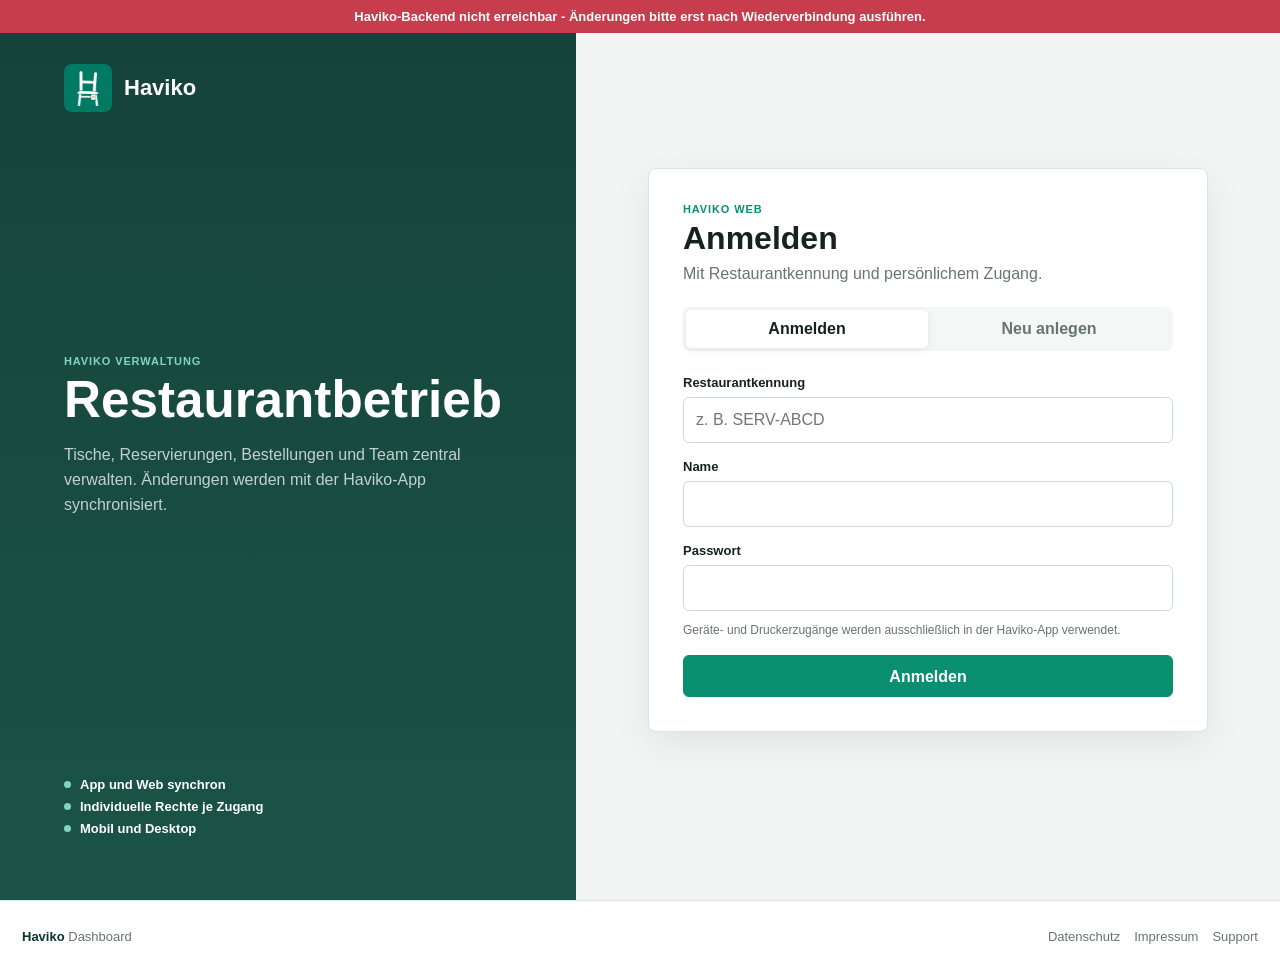
<file: index.html>
<!doctype html>
<html lang="de">
<head>
  <meta charset="utf-8">
  <meta name="viewport" content="width=device-width, initial-scale=1, viewport-fit=cover">
  <meta name="theme-color" content="#0d4a3c">
  <meta name="application-name" content="Haviko">
  <meta name="apple-mobile-web-app-title" content="Haviko">
  <meta name="apple-itunes-app" content="app-id=6794772408, app-argument=https://dashboard.haviko.de/">
  <meta name="robots" content="noindex, nofollow, noarchive, nosnippet">
  <title>Haviko Dashboard</title>
  <meta name="theme-color" content="#00866a">
  <link rel="icon" type="image/png" sizes="32x32" href="/assets/favicon-32.png?v=8">
  <link rel="icon" type="image/png" sizes="48x48" href="/assets/favicon-48.png?v=8">
  <link rel="icon" type="image/png" sizes="192x192" href="/assets/haviko-icon-192.png?v=8">
  <link rel="shortcut icon" type="image/png" href="/assets/favicon-48.png?v=8">
  <link rel="apple-touch-icon" sizes="180x180" href="/assets/apple-touch-icon.png?v=8">
  <link rel="manifest" href="./site.webmanifest?v=7">
  <link rel="stylesheet" href="./styles.css?v=8">
  <script src="./access.js?v=2"></script>
</head>
<body class="is-booting">
  <div id="haviko-dev-banner" style="display:none;position:sticky;top:0;z-index:9999;align-items:center;justify-content:center;gap:10px;padding:10px 16px;background:#ffd54a;color:#5a4300;font:800 13px/1.3 -apple-system,BlinkMacSystemFont,'Segoe UI',sans-serif;text-align:center;">
    <span id="haviko-dev-banner-text"></span>
    <a href="https://status.haviko.de/" style="color:#5a4300;text-decoration:underline;">Status &rsaquo;</a>
    <button type="button" id="haviko-dev-banner-dismiss" aria-label="Ausblenden" style="border:0;background:none;color:#5a4300;font-weight:900;font-size:17px;padding:0 2px;cursor:pointer;line-height:1;">&times;</button>
  </div>
  <script>
  (function () {
    var KEY = "haviko_dev_banner_dismissed_v1";
    try { if (localStorage.getItem(KEY)) return; } catch (e) {}
    fetch("https://dlapwemckfhxklytbqkk.supabase.co/rest/v1/rpc/get_system_status", {
      method: "POST",
      headers: { apikey: "sb_publishable_VeeQLARNn-sULZ4snvp3HA_Hd78H5RN", "Content-Type": "application/json" },
      body: "{}"
    }).then(function (r) { return r.ok ? r.json() : null; }).then(function (status) {
      if (!status || !status.development_banner_enabled) return;
      var banner = document.getElementById("haviko-dev-banner");
      document.getElementById("haviko-dev-banner-text").textContent = status.development_banner_message || "Haviko ist aktuell noch in der Entwicklung.";
      banner.style.display = "flex";
      document.getElementById("haviko-dev-banner-dismiss").addEventListener("click", function () {
        banner.style.display = "none";
        try { localStorage.setItem(KEY, "1"); } catch (e) {}
      });
    }).catch(function () {});
  })();
  </script>
  <div class="offline-banner hidden" id="offline-banner" role="status">
    Offline – Änderungen sind erst wieder online möglich.
  </div>

  <section class="boot-shell" id="boot-shell" aria-live="polite">
    <img class="boot-mark" src="/assets/haviko-app-icon.png" alt="">
    <strong>Haviko</strong>
    <span>Arbeitsbereich wird geöffnet</span>
    <i aria-hidden="true"></i>
  </section>

  <section class="development-gate hidden" id="maintenance-shell" aria-label="Wartungsarbeiten">
    <div class="gate-brand"><img class="brand-mark" src="/assets/haviko-app-icon.png" alt=""><strong>Haviko</strong></div>
    <p class="eyebrow">Wartungsarbeiten</p>
    <h1>Kurz nicht verfügbar</h1>
    <p id="maintenance-message">Haviko führt gerade Wartungsarbeiten durch. Bitte versuche es in Kürze erneut.</p>
  </section>

  <main class="auth-shell hidden" id="auth-shell">
    <section class="auth-brand">
      <div class="brand-lockup"><img class="brand-mark large" src="/assets/haviko-app-icon.png" alt=""><span>Haviko</span></div>
      <div>
        <p class="eyebrow">Haviko Verwaltung</p>
        <h1>Restaurantbetrieb</h1>
        <p>Tische, Reservierungen, Bestellungen und Team zentral verwalten. Änderungen werden mit der Haviko-App synchronisiert.</p>
      </div>
      <div class="auth-points" aria-label="Funktionen">
        <span>App und Web synchron</span>
        <span>Individuelle Rechte je Zugang</span>
        <span>Mobil und Desktop</span>
      </div>
    </section>

    <section class="auth-panel">
      <div class="auth-heading">
        <p class="eyebrow">Haviko Web</p>
        <h2 id="auth-title">Anmelden</h2>
        <p id="auth-subtitle">Mit Restaurantkennung und persönlichem Zugang.</p>
      </div>

      <div class="segmented" role="tablist" aria-label="Zugang">
        <button class="selected" id="login-tab" role="tab" aria-selected="true" type="button">Anmelden</button>
        <button id="register-tab" role="tab" aria-selected="false" type="button">Neu anlegen</button>
      </div>

      <form id="login-form">
        <label class="field">
          <span>Restaurantkennung</span>
          <input id="login-code" autocomplete="organization" placeholder="z. B. SERV-ABCD" required>
        </label>
        <label class="field">
          <span>Name</span>
          <input id="login-username" autocomplete="username" required>
        </label>
        <label class="field">
          <span>Passwort</span>
          <input id="login-password" type="password" autocomplete="current-password" minlength="6" required>
        </label>
        <p class="field-hint">Geräte- und Druckerzugänge werden ausschließlich in der Haviko-App verwendet.</p>
        <p class="form-error hidden" id="login-error" role="alert"></p>
        <button class="primary full" id="login-submit" type="submit">Anmelden</button>
      </form>

      <form class="hidden" id="register-form">
        <div class="field-grid">
          <label class="field">
            <span>Restaurantname</span>
            <input id="register-name" autocomplete="organization" required>
          </label>
          <label class="field">
            <span>Art des Restaurants</span>
            <select id="register-type">
              <option>Restaurant</option>
              <option>Café</option>
              <option>Bar</option>
              <option>Eisdiele</option>
              <option>Foodtruck</option>
              <option>Hotelrestaurant</option>
              <option>Eventgastronomie</option>
            </select>
          </label>
        </div>
        <label class="field">
          <span>Name der Restaurantleitung</span>
          <input id="register-username" autocomplete="username" minlength="2" required>
        </label>
        <p class="field-hint">Dieser vollständige Name ist zugleich der eindeutige Anmeldename. Groß- und Kleinschreibung werden nicht unterschieden.</p>
        <label class="field">
          <span>Passwort</span>
          <input id="register-password" type="password" autocomplete="new-password" minlength="8" required>
        </label>
        <label class="check">
          <input id="register-terms" type="checkbox" required>
          <span>Ich bestätige, dass ich den Betrieb anlegen darf und akzeptiere die Testbedingungen.</span>
        </label>
        <p class="form-error hidden" id="register-error" role="alert"></p>
        <button class="primary full" id="register-submit" type="submit">Restaurant sicher erstellen</button>
      </form>
    </section>

    <footer class="site-footer">
      <div class="footer-inner">
        <span class="footer-brand"><strong>Haviko</strong> Dashboard</span>
        <div class="footer-links">
          <a href="https://haviko.de/datenschutz">Datenschutz</a>
          <a href="https://haviko.de/impressum">Impressum</a>
          <a href="https://support.haviko.de/">Support</a>
        </div>
      </div>
    </footer>
  </main>

  <div class="app-shell hidden" id="app-shell">
    <aside class="sidebar">
      <div class="sidebar-brand">
        <img class="brand-mark" src="/assets/haviko-app-icon.png" alt="">
        <div><strong>Haviko</strong><small>Betriebsverwaltung</small></div>
      </div>
      <p class="sidebar-label">Arbeitsbereich</p>
      <nav id="desktop-navigation" aria-label="Hauptnavigation"></nav>
      <div class="sidebar-user">
        <button class="sidebar-user-identity" id="sidebar-profile-button" type="button">
          <strong id="sidebar-user-name">–</strong>
          <span id="sidebar-user-role">–</span>
        </button>
        <button class="quiet" id="logout-button" type="button">Abmelden</button>
      </div>
      <footer class="sidebar-footer">
        <span class="footer-brand"><strong>Haviko</strong> Dashboard</span>
        <div class="footer-links">
          <a href="https://haviko.de/datenschutz">Datenschutz</a>
          <a href="https://haviko.de/impressum">Impressum</a>
          <a href="https://support.haviko.de/">Support</a>
        </div>
      </footer>
    </aside>

    <main class="workspace">
      <header class="workspace-header">
        <div class="workspace-header-title">
          <img class="header-brand-mark" src="/assets/haviko-app-icon.png" alt="">
          <div>
            <p class="eyebrow" id="restaurant-code">–</p>
            <h1 id="page-title">Start</h1>
          </div>
        </div>
        <div class="header-actions">
          <span class="sync-state" id="sync-state"><i></i><span>Aktuell</span></span>
          <button class="text-button" id="refresh-button" type="button" aria-label="Aktualisieren" title="Aktualisieren">Aktualisieren</button>
          <button class="restaurant-switch" id="restaurant-button" type="button">
            <span id="restaurant-name">Restaurant</span>
            <small id="restaurant-role">–</small>
          </button>
        </div>
      </header>
      <section class="view" id="view" aria-live="polite"></section>
    </main>

    <nav class="mobile-navigation" id="mobile-navigation" aria-label="Mobile Hauptnavigation"></nav>
  </div>

  <dialog id="modal">
    <div class="modal-shell" id="modal-shell">
      <header>
        <div>
          <p class="eyebrow" id="modal-eyebrow">Haviko</p>
          <h2 id="modal-title">Bearbeiten</h2>
        </div>
        <button class="icon-button" type="button" data-modal-action="close" aria-label="Schließen" title="Schließen">×</button>
      </header>
      <div class="modal-body" id="modal-body"></div>
      <footer class="modal-footer" id="modal-footer"></footer>
    </div>
  </dialog>

  <div class="toast-region" id="toast-region" aria-live="polite"></div>

  <template id="empty-template">
    <div class="empty-state">
      <img class="empty-mark" src="/assets/haviko-app-icon.png" alt="">
      <h2></h2>
      <p></p>
    </div>
  </template>

  <script type="module" src="./app.js?v=9"></script>
</body>
</html>
</file>
<file: styles.css>
:root {
  color-scheme: light;
  --forest: #0d4a3c;
  --forest-deep: #08372d;
  --action: #0a8f70;
  --action-soft: #e4f4ef;
  --orange: #ef7b45;
  --orange-soft: #fff0e8;
  --yellow: #e9ad28;
  --yellow-soft: #fff7dd;
  --red: #c83d4d;
  --red-soft: #fdecef;
  --blue: #2878c7;
  --blue-soft: #eaf3fb;
  --purple: #7a55b3;
  --purple-soft: #f2edfa;
  --ink: #15221e;
  --muted: #68746f;
  --line: #dce4e1;
  --surface: #ffffff;
  --surface-muted: #f3f7f5;
  --page: #f2f5f4;
  --sidebar: 264px;
  --sidebar-bg: #1a2321;
  --sidebar-bg-alt: #212b28;
  --radius: 8px;
  --shadow: 0 16px 48px rgba(8, 55, 45, 0.10);
  font-family: -apple-system, BlinkMacSystemFont, "SF Pro Text", "Segoe UI", sans-serif;
  font-synthesis: none;
}

* { box-sizing: border-box; }

html, body {
  min-width: 320px;
  min-height: 100%;
  max-width: 100%;
  overflow-x: hidden;
}

body {
  margin: 0;
  background: var(--page);
  color: var(--ink);
  letter-spacing: 0;
}

.boot-shell {
  position: fixed;
  inset: 0;
  z-index: 120;
  display: grid;
  place-content: center;
  justify-items: center;
  gap: 9px;
  background: var(--forest-deep);
  color: white;
}

.boot-mark {
  width: 58px;
  height: 58px;
  margin-bottom: 10px;
  border-radius: 14px;
}

.boot-shell strong { font-size: 24px; }
.boot-shell span { color: rgba(255,255,255,0.62); font-size: 13px; }
.boot-shell i {
  width: 24px;
  height: 24px;
  margin-top: 14px;
  border: 2px solid rgba(255,255,255,0.2);
  border-top-color: white;
  border-radius: 50%;
  animation: boot-spin 750ms linear infinite;
}
@keyframes boot-spin { to { transform: rotate(360deg); } }

button, input, select, textarea { min-width: 0; font: inherit; letter-spacing: 0; }
button {
  cursor: pointer;
  touch-action: manipulation;
  overflow-wrap: anywhere;
}
button:disabled { cursor: not-allowed; opacity: 0.5; }
.hidden { display: none !important; }

:focus-visible {
  outline: 3px solid color-mix(in srgb, var(--blue) 48%, transparent);
  outline-offset: 2px;
}

.offline-banner {
  position: fixed;
  inset: 0 0 auto;
  z-index: 100;
  padding: max(9px, env(safe-area-inset-top)) 16px 9px;
  background: var(--red);
  color: white;
  text-align: center;
  font-size: 13px;
  font-weight: 750;
}


.brand-mark {
  width: 38px;
  height: 38px;
  flex: 0 0 auto;
  border-radius: 8px;
  background: var(--action);
  object-fit: cover;
}

.brand-mark.large {
  width: 48px;
  height: 48px;
  font-size: 25px;
}

.eyebrow {
  margin: 0 0 5px;
  color: var(--action);
  font-size: 11px;
  font-weight: 850;
  letter-spacing: 0.08em;
  text-transform: uppercase;
}

.development-gate {
  position: fixed;
  inset: 0;
  z-index: 90;
  display: grid;
  width: min(100% - 32px, 430px);
  height: max-content;
  margin: auto;
  padding: 28px;
  border: 1px solid rgba(255, 255, 255, 0.18);
  border-radius: var(--radius);
  background: var(--forest-deep);
  box-shadow: 0 0 0 100vmax var(--forest);
  color: white;
}

.development-gate .gate-brand {
  display: flex;
  align-items: center;
  gap: 10px;
  margin-bottom: 34px;
}

.development-gate h1 { margin: 2px 0 8px; font-size: 31px; }
.development-gate p { color: rgba(255, 255, 255, 0.72); line-height: 1.5; }
.development-gate .eyebrow { color: #7bd8bd; }
.development-gate .field span { color: rgba(255, 255, 255, 0.82); }
.development-gate input { border-color: rgba(255, 255, 255, 0.24); background: rgba(255, 255, 255, 0.09); color: white; }

.auth-shell {
  min-height: 100vh;
  display: grid;
  grid-template-columns: minmax(360px, 0.9fr) minmax(420px, 1.1fr);
}

.auth-brand {
  min-height: 100vh;
  display: flex;
  flex-direction: column;
  justify-content: space-between;
  min-width: 0;
  padding: clamp(30px, 5vw, 68px);
  background:
    linear-gradient(rgba(8, 55, 45, 0.94), rgba(13, 74, 60, 0.94)),
    url("https://login.haviko.de/assets/restaurant-workspace.png") center/cover;
  color: white;
}

.brand-lockup { display: flex; align-items: center; gap: 12px; font-size: 22px; font-weight: 800; }
.auth-brand .eyebrow { color: #80d5bd; }
.auth-brand h1 {
  max-width: 620px;
  margin: 6px 0 14px;
  font-size: clamp(38px, 4vw, 54px);
  line-height: 1.05;
  overflow-wrap: normal;
  word-break: normal;
  hyphens: none;
}
.auth-brand p:not(.eyebrow) { max-width: 570px; color: rgba(255,255,255,0.74); font-size: 16px; line-height: 1.55; }
.auth-points { display: grid; gap: 7px; }
.auth-points span { display: flex; align-items: center; gap: 9px; font-size: 13px; font-weight: 700; }
.auth-points span::before { width: 7px; height: 7px; flex: 0 0 auto; border-radius: 50%; background: #80d5bd; content: ""; }

.auth-panel {
  width: min(100% - 40px, 560px);
  min-width: 0;
  margin: auto;
  padding: 34px;
  border: 1px solid var(--line);
  border-radius: var(--radius);
  background: var(--surface);
  box-shadow: 0 12px 36px rgba(8, 55, 45, 0.08);
}

.auth-heading h2 { margin: 0; font-size: 32px; }
.auth-heading > p:last-child { margin: 8px 0 24px; color: var(--muted); }

.segmented {
  display: grid;
  grid-template-columns: repeat(2, minmax(0, 1fr));
  margin-bottom: 24px;
  padding: 3px;
  border-radius: 7px;
  background: var(--surface-muted);
}

.segmented button {
  min-height: 38px;
  min-width: 0;
  border: 0;
  border-radius: 5px;
  background: transparent;
  color: var(--muted);
  font-weight: 750;
  white-space: normal;
}

.segmented button.selected { background: white; color: var(--ink); box-shadow: 0 2px 8px rgba(8,55,45,0.08); }

.field { display: grid; gap: 7px; margin-bottom: 16px; }
.field > span { color: var(--ink); font-size: 13px; font-weight: 750; }
.field small { color: var(--muted); font-weight: 500; }
.field-grid { display: grid; grid-template-columns: 1fr 1fr; gap: 14px; }

input, select, textarea {
  width: 100%;
  min-height: 46px;
  border: 1px solid #cdd8d4;
  border-radius: 6px;
  background: white;
  color: var(--ink);
  outline: none;
  padding: 10px 12px;
}

textarea { resize: vertical; }
input[readonly] { background: var(--surface-muted); color: var(--muted); cursor: default; }
input:focus, select:focus, textarea:focus { border-color: var(--action); box-shadow: 0 0 0 3px rgba(10,143,112,0.13); }

.check {
  display: grid;
  grid-template-columns: 20px 1fr;
  gap: 10px;
  align-items: start;
  margin: 16px 0;
  color: var(--muted);
  font-size: 13px;
  line-height: 1.45;
}

.check input { width: 19px; height: 19px; min-height: 0; margin: 1px 0 0; accent-color: var(--action); }
/* Any checkbox/radio/toggle not otherwise styled (several settings pages
   use a bare <input type="checkbox">) falls back to this instead of the
   browser's native blue accent, so every toggle in the dashboard reads as
   the same green regardless of which page built it. */
input[type="checkbox"], input[type="radio"] { accent-color: var(--action); }

/* Plain rows built from <a> (Datenschutz/Support/Impressum links etc. in
   Einstellungen) had no color of their own, so they fell through to the
   browser's default blue, underlined link style - inconsistent with every
   other list row in the dashboard. */
a.compact-row, a.activity-row { color: var(--ink); text-decoration: none; }
a.compact-row:hover, a.activity-row:hover { color: var(--action); }
.field-hint { margin: -5px 0 16px; color: var(--muted); font-size: 12px; line-height: 1.45; }
.form-error { padding: 10px 12px; border: 1px solid #efbdc4; border-radius: 6px; background: var(--red-soft); color: var(--red); font-size: 13px; }

.primary, .secondary, .quiet, .danger {
  display: inline-flex;
  align-items: center;
  justify-content: center;
  max-width: 100%;
  min-height: 42px;
  border-radius: 6px;
  padding: 9px 14px;
  font-weight: 780;
  line-height: 1.2;
  text-align: center;
  white-space: normal;
}
.primary { border: 1px solid var(--action); background: var(--action); color: white; }
.primary:hover { background: #08795f; }
.secondary { border: 1px solid var(--line); background: white; color: var(--ink); }
.secondary:hover { border-color: var(--action); color: var(--action); }
.quiet { border: 0; background: transparent; color: var(--muted); }
.danger { border: 1px solid #efbdc4; background: var(--red-soft); color: var(--red); }
.full { width: 100%; }

.app-shell { min-height: 100vh; padding-left: var(--sidebar); }

.sidebar {
  position: fixed;
  inset: 0 auto 0 0;
  z-index: 20;
  width: var(--sidebar);
  display: flex;
  flex-direction: column;
  padding: 20px 14px 16px;
  background: var(--sidebar-bg);
  color: white;
}

.sidebar-brand { display: flex; align-items: center; gap: 11px; padding: 2px 6px 26px; border-bottom: 1px solid rgba(255,255,255,0.08); margin-bottom: 16px; }
.sidebar-brand div { display: grid; }
.sidebar-brand strong { font-size: 16px; font-weight: 700; letter-spacing: 0.01em; }
.sidebar-brand small { color: rgba(255,255,255,0.42); font-size: 11px; }

.sidebar-label {
  margin: 0 10px 7px;
  color: rgba(255,255,255,0.32);
  font-size: 10px;
  font-weight: 700;
  letter-spacing: 0.08em;
  text-transform: uppercase;
}
.sidebar nav { display: grid; gap: 1px; overflow-y: auto; }
.nav-button {
  display: grid;
  grid-template-columns: 1fr auto;
  align-items: center;
  min-height: 38px;
  border: 0;
  border-radius: 6px;
  background: transparent;
  color: rgba(255,255,255,0.62);
  padding: 8px 10px;
  text-align: left;
  font-weight: 600;
  font-size: 13.5px;
}
.nav-button:hover { background: rgba(255,255,255,0.05); color: white; }
.nav-button.selected {
  background: var(--sidebar-bg-alt);
  color: white;
  box-shadow: inset 2px 0 0 var(--action);
}
.nav-symbol { width: 20px; text-align: center; font-size: 15px; }
.nav-count { min-width: 18px; text-align: center; font-size: 11.5px; color: rgba(255,255,255,0.4); font-weight: 600; }
.nav-button.selected .nav-count { color: rgba(255,255,255,0.65); }

.sidebar-user { margin-top: auto; display: grid; gap: 3px; padding: 14px 9px 2px; border-top: 1px solid rgba(255,255,255,0.08); }
.sidebar-user span { color: rgba(255,255,255,0.45); font-size: 12px; }
.sidebar-user .quiet { justify-self: start; min-height: 34px; padding: 6px 0; color: rgba(255,255,255,0.7); font-weight: 600; }
.sidebar-user-identity { display: grid; gap: 3px; justify-items: start; padding: 4px 0; background: none; border: 0; cursor: pointer; text-align: left; }
.sidebar-user-identity:hover strong { text-decoration: underline; }
.sidebar-user-identity strong { color: white; }
.sidebar-user-identity span { color: rgba(255,255,255,0.45); font-size: 12px; }

.workspace { min-width: 0; }
.workspace-header {
  position: sticky;
  inset: 0 0 auto;
  z-index: 10;
  height: 76px;
  display: flex;
  align-items: center;
  justify-content: space-between;
  gap: 20px;
  padding: 13px clamp(18px, 3vw, 38px);
  border-bottom: 1px solid var(--line);
  background: var(--surface);
}

.workspace-header h1 { margin: 0; font-size: 25px; }
.workspace-header-title { display: flex; align-items: center; gap: 12px; min-width: 0; }
.header-brand-mark { display: none; width: 32px; height: 32px; border-radius: 9px; flex: 0 0 auto; }
.header-actions {
  min-width: 0;
  display: flex;
  align-items: center;
  justify-content: flex-end;
  gap: 9px;
}
.sync-state { display: flex; align-items: center; gap: 7px; color: var(--muted); font-size: 12px; font-weight: 700; }
.sync-state i { width: 8px; height: 8px; border-radius: 50%; background: var(--action); }
.sync-state.saving i { animation: pulse 900ms infinite; background: var(--yellow); }
.sync-state.error i { background: var(--red); }
@keyframes pulse { 50% { opacity: 0.3; } }

.icon-button {
  width: 40px;
  height: 40px;
  display: grid;
  place-items: center;
  border: 1px solid var(--line);
  border-radius: 50%;
  background: white;
  color: var(--ink);
  font-size: 22px;
}
.text-button {
  flex: 0 0 auto;
  white-space: nowrap;
  height: 40px;
  padding: 0 16px;
  display: inline-flex;
  align-items: center;
  border: 1px solid var(--line);
  border-radius: 20px;
  background: white;
  color: var(--ink);
  font-size: 13px;
  font-weight: 700;
}
.text-button:hover { background: var(--surface-muted); }
.restaurant-switch { display: grid; min-width: 160px; border: 0; border-left: 1px solid var(--line); background: transparent; padding: 3px 0 3px 13px; text-align: left; }
.restaurant-switch span { max-width: 190px; overflow: hidden; text-overflow: ellipsis; white-space: nowrap; font-weight: 800; }
.restaurant-switch small { color: var(--muted); }

.view { width: min(100%, 1580px); min-width: 0; margin: 0 auto; padding: clamp(20px, 2.5vw, 34px); }
.page-tools {
  display: flex;
  align-items: flex-start;
  justify-content: space-between;
  gap: 18px;
  margin-bottom: 20px;
}
.page-tools > :first-child { min-width: 0; }
.page-tools h2 { margin: 0; font-size: 20px; }
.page-tools p { margin: 3px 0 0; color: var(--muted); font-size: 13px; }
.tool-actions {
  min-width: 0;
  display: flex;
  align-items: center;
  justify-content: flex-end;
  flex-wrap: wrap;
  gap: 8px;
}
.tool-actions > button { flex: 0 1 auto; }
.tool-actions > input, .tool-actions > select { width: auto; max-width: 100%; }

.metric-grid { display: grid; grid-template-columns: repeat(4, minmax(0, 1fr)); gap: 12px; margin-bottom: 24px; }
.metric {
  min-height: 118px;
  display: grid;
  align-content: space-between;
  padding: 18px;
  border: 1px solid var(--line);
  border-radius: var(--radius);
  background: var(--surface);
}
.metric .metric-head { display: flex; justify-content: space-between; color: var(--muted); font-size: 13px; font-weight: 700; }
.metric strong { font-size: 29px; }
.metric small { color: var(--muted); }
.metric-symbol { color: var(--action); font-size: 19px; }
.dashboard-hero {
  display: flex;
  align-items: flex-end;
  justify-content: space-between;
  gap: 18px;
  margin-bottom: 16px;
  padding: 18px 20px;
  border: 1px solid var(--line);
  border-radius: var(--radius);
  background: linear-gradient(135deg, color-mix(in srgb, var(--action) 10%, white), white);
}
.dashboard-hero h2 { margin: 0; font-size: 24px; }
.dashboard-hero p { margin: 4px 0 0; color: var(--muted); }
.dashboard-hero-status { display: flex; flex-wrap: wrap; justify-content: flex-end; gap: 8px; }
.dashboard-metric {
  width: 100%;
  text-align: left;
  color: inherit;
  cursor: pointer;
}
.dashboard-metric:hover { transform: translateY(-1px); box-shadow: 0 10px 28px rgba(8,55,45,0.1); }
.dashboard-metric .metric-head { align-items: center; gap: 8px; }
.dashboard-metric .metric-head small { font-size: 10px; text-transform: uppercase; letter-spacing: .04em; }
.dashboard-metric.green { border-color: color-mix(in srgb, var(--action) 24%, var(--line)); }
.dashboard-metric.orange { border-color: color-mix(in srgb, #ef7b45 28%, var(--line)); }
.dashboard-metric.blue { border-color: color-mix(in srgb, var(--blue) 28%, var(--line)); }
.dashboard-metric.purple { border-color: color-mix(in srgb, #7a55b3 28%, var(--line)); }

.split-layout { display: grid; grid-template-columns: minmax(0, 1.45fr) minmax(300px, 0.65fr); gap: 16px; }
.settings-layout { display: grid; grid-template-columns: 1fr; gap: 16px; }
.section {
  min-width: 0;
  margin-bottom: 16px;
  border: 1px solid var(--line);
  border-radius: var(--radius);
  background: var(--surface);
  overflow: hidden;
}
.section:last-child { margin-bottom: 0; }
.section-header {
  min-width: 0;
  display: flex;
  align-items: flex-start;
  justify-content: space-between;
  flex-wrap: wrap;
  gap: 12px;
  padding: 16px 18px;
  border-bottom: 1px solid var(--line);
}
.section-header > * { min-width: 0; }
.section-header h2, .section-header h3 { margin: 0; font-size: 17px; }
.section-header span { color: var(--muted); font-size: 12px; }
.section-body { padding: 18px; }

.review-block {
  margin-bottom: 14px;
  padding: 15px;
  border: 1px solid var(--line);
  border-radius: var(--radius);
  background: var(--surface-muted);
}
.review-block h3 { margin: 0 0 12px; font-size: 16px; }
.review-block p { margin: 6px 0 14px; color: var(--muted); }

.activity-list, .compact-list { display: grid; }
.activity-row, .compact-row {
  display: grid;
  grid-template-columns: 42px minmax(0, 1fr) auto;
  align-items: center;
  gap: 12px;
  min-height: 62px;
  border-bottom: 1px solid var(--line);
}
.activity-row:last-child, .compact-row:last-child { border-bottom: 0; }
.compact-row.no-icon, .activity-row.no-icon { grid-template-columns: minmax(0, 1fr) auto; }
.activity-icon { width: 36px; height: 36px; display: grid; place-items: center; border-radius: 7px; background: var(--action-soft); color: var(--action); font-weight: 850; }
.activity-copy { min-width: 0; display: grid; gap: 2px; }
.activity-copy strong { overflow: hidden; text-overflow: ellipsis; white-space: nowrap; }
.activity-copy span, .activity-row time { color: var(--muted); font-size: 12px; }

.table-grid { display: grid; grid-template-columns: repeat(auto-fill, minmax(180px, 1fr)); gap: 12px; }
.table-tile {
  position: relative;
  min-height: 150px;
  display: grid;
  align-content: space-between;
  border: 2px solid var(--table-color, var(--action));
  border-radius: var(--radius);
  background: color-mix(in srgb, var(--table-color, var(--action)) 10%, white);
  padding: 15px;
  text-align: left;
}
.table-tile:hover { transform: translateY(-1px); box-shadow: 0 8px 24px rgba(8,55,45,0.09); }
/* Free tables carry no status to highlight, so they stay plain white
   instead of getting a colored border/tint and dot like occupied,
   reserved or cleaning tables do. */
.table-tile.is-free { border-color: var(--line); background: var(--surface); }
.table-tile h3 { margin: 0; font-size: 17px; }
.table-tile p { margin: 4px 0 0; color: var(--muted); font-size: 12px; }
.table-tile strong { font-size: 14px; }
.status-dot { position: absolute; inset: 11px 11px auto auto; width: 10px; height: 10px; border-radius: 50%; background: var(--status-color); }
.table-meta { display: flex; align-items: end; justify-content: space-between; gap: 10px; }
.table-total { color: var(--action); font-weight: 850; }

.member-grid { display: grid; grid-template-columns: repeat(auto-fill, minmax(150px, 1fr)); gap: 14px; padding: 18px 20px; }
.member-card {
  position: relative;
  display: grid;
  justify-items: center;
  gap: 6px;
  border: 1px solid var(--line);
  border-radius: var(--radius);
  background: white;
  padding: 0 14px 16px;
  text-align: center;
  overflow: hidden;
}
.member-card:hover { transform: translateY(-1px); box-shadow: 0 8px 24px rgba(8,55,45,0.09); }
.member-card.is-disabled { opacity: 0.55; }
.member-card.is-disabled .member-card-name { text-decoration: line-through; text-decoration-thickness: 1px; }
.member-card-top { position: absolute; top: 0; left: 0; right: 0; height: 40px; display: flex; justify-content: space-between; padding: 6px 8px; }
.member-card-mail, .member-card-flag { color: rgba(255,255,255,.92); font-size: 12px; }
.member-avatar {
  margin-top: 22px;
  width: 56px;
  height: 56px;
  display: grid;
  place-items: center;
  border-radius: 50%;
  border: 3px solid var(--action);
  background: white;
  font-size: 16px;
  font-weight: 850;
  color: var(--ink);
}
.member-card-name { font-size: 13.5px; }

.schedule-grid { table-layout: fixed; }
.schedule-grid th:first-child, .schedule-grid td:first-child { width: 160px; }
.schedule-grid th { text-align: center; }
.schedule-grid th:first-child { text-align: left; }
.schedule-grid td { padding: 6px; text-align: center; }
.schedule-cell {
  width: 100%;
  min-height: 40px;
  border: 1px dashed var(--line);
  border-radius: 6px;
  background: white;
  color: var(--muted);
  font-size: 12px;
  font-weight: 700;
  padding: 4px;
}
.schedule-cell:hover { border-style: solid; }
.schedule-cell.filled { border-style: solid; color: var(--ink); }

.sparkline { display: flex; align-items: flex-end; gap: 8px; height: 110px; padding: 10px 4px 0; margin-bottom: 14px; }
.sparkline-bar { flex: 1; display: flex; flex-direction: column; align-items: center; justify-content: flex-end; height: 100%; }
.sparkline-bar::before {
  content: "";
  display: block;
  width: 100%;
  height: var(--bar-height, 4%);
  min-height: 3px;
  border-radius: 4px 4px 0 0;
  background: var(--action);
}
.sparkline-bar span { margin-top: 6px; font-size: 11px; color: var(--muted); text-transform: uppercase; }

.filter-row { display: flex; flex-wrap: wrap; gap: 8px; margin-bottom: 16px; }
.filter-button { min-height: 34px; padding: 6px 11px; border: 1px solid var(--line); border-radius: 6px; background: white; color: var(--muted); font-size: 12px; font-weight: 750; }
.filter-button.selected { border-color: var(--action); background: var(--action-soft); color: var(--action); }

.ticket-board { display: grid; grid-template-columns: repeat(3, minmax(250px, 1fr)); gap: 12px; overflow-x: auto; }
.ticket-lane { min-width: 250px; }
.ticket-lane-header { display: flex; justify-content: space-between; align-items: center; margin-bottom: 10px; padding: 0 3px; }
.ticket-lane-header h3 { margin: 0; font-size: 15px; }
.ticket-lane-header span { padding: 3px 7px; border-radius: 10px; background: var(--surface); color: var(--muted); font-size: 11px; }
.ticket-stack { display: grid; gap: 10px; }
.ticket-card { border: 1px solid var(--line); border-top: 4px solid var(--ticket-color); border-radius: var(--radius); background: white; padding: 14px; }
.ticket-card header { display: flex; justify-content: space-between; flex-wrap: wrap; gap: 10px; }
.ticket-card h4 { margin: 0; font-size: 16px; }
.ticket-card time { color: var(--muted); font-size: 12px; }
.ticket-items { margin: 13px 0; padding: 0; list-style: none; }
.ticket-items li { padding: 4px 0; font-size: 13px; }
.ticket-actions { min-width: 0; display: flex; flex-wrap: wrap; gap: 7px; }
.ticket-actions button { flex: 1 1 110px; min-height: 35px; padding: 6px 8px; font-size: 12px; }

.data-table { width: 100%; border-collapse: collapse; }
.data-table th, .data-table td { padding: 12px 14px; border-bottom: 1px solid var(--line); text-align: left; vertical-align: middle; }
.data-table th { color: var(--muted); font-size: 11px; text-transform: uppercase; }
.data-table td { font-size: 13px; }
.data-table tbody tr:last-child td { border-bottom: 0; }
.data-table tbody tr:hover { background: var(--surface-muted); }
.section-heading { display: flex; align-items: flex-start; justify-content: space-between; gap: 16px; padding: 18px 20px 10px; }
.section-heading h3, .section-heading p { margin: 0; }
.section-heading .eyebrow { margin-bottom: 4px; }
.muted { color: var(--muted); font-size: 0.84rem; }
.empty-inline { display: grid; gap: 4px; padding: 22px 20px; color: var(--muted); }
.empty-inline strong { color: var(--ink); }
.row-actions {
  min-width: 0;
  display: flex;
  justify-content: flex-end;
  align-items: center;
  flex-wrap: wrap;
  gap: 6px;
}
.row-button { min-height: 32px; max-width: 100%; border: 1px solid var(--line); border-radius: 5px; background: white; padding: 5px 9px; font-size: 12px; font-weight: 700; line-height: 1.2; }

.badge { display: inline-flex; align-items: center; gap: 5px; max-width: 100%; border-radius: 5px; padding: 4px 8px; background: var(--surface-muted); color: var(--muted); font-size: 11px; font-weight: 800; white-space: nowrap; }
.badge.green { background: var(--action-soft); color: var(--action); }
.badge.orange { background: var(--orange-soft); color: #b55429; }
.badge.red { background: var(--red-soft); color: var(--red); }
.badge.blue { background: var(--blue-soft); color: var(--blue); }
.badge.purple { background: var(--purple-soft); color: var(--purple); }

.routing-warning {
  display: inline-flex;
  align-items: center;
  gap: 6px;
  margin-top: 8px;
  color: #b54708;
  font-size: 0.78rem;
  font-weight: 750;
}

.data-table tr.is-disabled {
  opacity: 0.52;
}

.data-table tr.is-disabled strong {
  text-decoration: line-through;
  text-decoration-thickness: 1px;
}

.inline-settings {
  display: grid;
  grid-template-columns: minmax(0, 320px) auto;
  align-items: center;
  justify-content: start;
  gap: 10px;
}

.setting-stack {
  display: grid;
  gap: 12px;
}

.setting-choice {
  display: grid;
  grid-template-columns: minmax(0, 1fr) auto;
  align-items: center;
  gap: 12px;
}

.setting-choice p {
  margin: 4px 0 0;
  color: var(--muted);
  font-size: 12px;
  line-height: 1.45;
}

.permission-list {
  display: grid;
  gap: 0;
  margin-top: 18px;
  border: 1px solid var(--line);
  border-radius: var(--radius);
  overflow: hidden;
}

.permission-row {
  min-width: 0;
  display: grid;
  grid-template-columns: minmax(0, 1fr) auto;
  align-items: center;
  gap: 16px;
  min-height: 54px;
  padding: 10px 13px;
  background: white;
}

.permission-row + .permission-row { border-top: 1px solid var(--line); }
.permission-row strong { font-size: 13px; }
.permission-row small {
  display: block;
  margin-top: 2px;
  color: var(--muted);
  line-height: 1.35;
}

.switch {
  position: relative;
  width: 44px;
  height: 26px;
  flex: 0 0 auto;
}

.switch input {
  position: absolute;
  width: 1px;
  height: 1px;
  min-height: 0;
  opacity: 0;
}

.switch span {
  position: absolute;
  inset: 0;
  border-radius: 13px;
  background: #cbd5d1;
  transition: background 160ms ease;
}

.switch span::after {
  position: absolute;
  top: 3px;
  left: 3px;
  width: 20px;
  height: 20px;
  border-radius: 50%;
  background: white;
  box-shadow: 0 1px 4px rgba(0,0,0,0.2);
  content: "";
  transition: transform 160ms ease;
}

.switch input:checked + span { background: var(--action); }
.switch input:checked + span::after { transform: translateX(18px); }
.switch input:focus-visible + span {
  outline: 3px solid color-mix(in srgb, var(--blue) 48%, transparent);
  outline-offset: 2px;
}

@media (max-width: 640px) {
  .inline-settings {
    grid-template-columns: 1fr;
  }
}

.product-grid { display: grid; grid-template-columns: repeat(auto-fill, minmax(220px, 1fr)); gap: 12px; }
.product-card { border: 1px solid var(--line); border-left: 5px solid var(--product-color); border-radius: var(--radius); background: white; padding: 16px; }
.product-card header { display: flex; justify-content: space-between; align-items: flex-start; flex-wrap: wrap; gap: 10px; }
.product-card header > div { min-width: 0; }
.product-card h3 { margin: 0; font-size: 16px; }
.product-card p { margin: 5px 0 15px; color: var(--muted); font-size: 12px; }
.product-card strong { font-size: 18px; }
.product-card footer { display: flex; align-items: center; justify-content: space-between; flex-wrap: wrap; gap: 8px; margin-top: 16px; }
.counter-layout { display: grid; grid-template-columns: minmax(0, 1fr) minmax(300px, 380px); gap: 16px; align-items: start; }
.equal-tile-grid { grid-auto-rows: 1fr; }
.counter-product-card {
  width: 100%;
  min-height: 168px;
  display: grid;
  align-content: space-between;
  text-align: left;
  cursor: pointer;
}
.counter-product-card:hover { transform: translateY(-1px); box-shadow: 0 8px 24px rgba(8,55,45,0.09); }
.chat-layout { display: grid; grid-template-columns: minmax(260px, 360px) minmax(0, 1fr); gap: 16px; align-items: stretch; height: 70vh; min-height: 420px; }
.chat-layout > .section { display: flex; flex-direction: column; min-height: 0; }
.chat-layout > .section > .section-body { flex: 1; min-height: 0; display: flex; flex-direction: column; }
/* The conversation list itself is the scrolling region there. */
.chat-layout > .section:first-child > .section-body { overflow-y: auto; }
.chat-row { width: 100%; text-align: left; background: white; }
.chat-row.selected { background: var(--action-soft); }
/* Fixed-height scroll window instead of pushing the whole page down - only
   the message list scrolls, the composer stays pinned right below it. */
.message-list { display: flex; flex-direction: column; gap: 10px; flex: 1; min-height: 0; overflow-y: auto; margin-bottom: 14px; }
.message-bubble {
  max-width: min(72ch, 86%);
  display: grid;
  gap: 4px;
  padding: 10px 12px;
  border: 1px solid var(--line);
  border-radius: 8px;
  background: white;
}
.message-bubble.mine { justify-self: end; border-color: color-mix(in srgb, var(--action) 30%, var(--line)); background: var(--action-soft); }
.message-bubble p { margin: 0; white-space: pre-wrap; overflow-wrap: anywhere; }
.message-bubble span { color: var(--muted); font-size: 11px; }
.chat-composer { display: grid; grid-template-columns: minmax(0, 1fr) auto; gap: 8px; }

.empty-state { min-height: 280px; display: grid; place-items: center; align-content: center; padding: 30px; text-align: center; }
.empty-mark { width: 48px; height: 48px; border-radius: 10px; object-fit: cover; }
.empty-state h2 { margin: 14px 0 5px; font-size: 19px; }
.empty-state p { max-width: 430px; margin: 0; color: var(--muted); line-height: 1.5; }

dialog { width: min(100% - 28px, 650px); max-height: min(90vh, 820px); border: 0; border-radius: var(--radius); padding: 0; box-shadow: 0 30px 90px rgba(8,55,45,0.26); }
dialog::backdrop { background: rgba(7,28,23,0.52); backdrop-filter: blur(3px); }
.modal-shell { margin: 0; }
.modal-shell > header { display: flex; justify-content: space-between; align-items: center; gap: 20px; padding: 18px 20px; border-bottom: 1px solid var(--line); }
.modal-shell h2 { margin: 0; font-size: 21px; }
.modal-body { max-height: calc(90vh - 150px); overflow-y: auto; padding: 20px; }
.modal-footer {
  display: flex;
  justify-content: flex-end;
  align-items: center;
  flex-wrap: wrap;
  gap: 8px;
  padding: 14px 20px;
  border-top: 1px solid var(--line);
  background: var(--surface-muted);
}
.modal-footer > button { flex: 0 1 auto; }
.detail-list { display: grid; border: 1px solid var(--line); border-radius: 8px; overflow: hidden; }
.detail-list > div { min-width: 0; display: flex; justify-content: space-between; gap: 20px; padding: 13px 14px; }
.detail-list > div > * { min-width: 0; overflow-wrap: anywhere; }
.detail-list > div + div { border-top: 1px solid var(--line); }
.detail-list span, .modal-note { color: var(--muted); }
.modal-subheading { margin: 18px 0 8px; font-size: 13px; font-weight: 800; color: var(--muted); text-transform: uppercase; letter-spacing: 0.03em; }
.modal-note { margin: 16px 0 0; line-height: 1.5; }
.modal-account-actions { display: grid; gap: 8px; margin-top: 18px; padding-top: 16px; border-top: 1px solid var(--line); }

.toast-region { position: fixed; z-index: 120; inset: auto 18px 18px auto; display: grid; gap: 8px; }
.toast { max-width: min(390px, calc(100vw - 36px)); display: grid; grid-template-columns: 28px 1fr auto; align-items: center; gap: 10px; border: 1px solid var(--line); border-radius: var(--radius); background: white; box-shadow: var(--shadow); padding: 12px 14px; }
.toast.no-icon { grid-template-columns: minmax(0, 1fr) auto; }
.toast > div { min-width: 0; display: grid; gap: 2px; }
.toast > div strong { font-size: 13px; }
.toast > div span { display: block; color: var(--muted); font-size: 12px; overflow-wrap: break-word; }
.toast > button { flex: 0 0 auto; border: 0; background: transparent; font-size: 18px; color: var(--muted); line-height: 1; }
.toast strong { display: block; font-size: 13px; }
.toast span { color: var(--muted); font-size: 12px; }
.toast button { border: 0; background: transparent; color: var(--muted); }

.mobile-navigation { display: none; }

@media (max-width: 1080px) {
  .metric-grid { grid-template-columns: repeat(2, minmax(0, 1fr)); }
  .split-layout { grid-template-columns: 1fr; }
}

@media (max-width: 760px) {
  :root { --mobile-nav: 70px; }
  .auth-shell { display: block; padding-bottom: env(safe-area-inset-bottom); background: var(--forest); }
  .auth-brand { min-height: 218px; width: 100%; padding: 24px 20px 30px; justify-content: space-between; }
  .auth-brand > div:nth-child(2) { margin-top: 30px; }
  .auth-brand h1 { margin: 3px 0 8px; font-size: 33px; }
  .auth-brand p:not(.eyebrow) { margin: 0; font-size: 14px; }
  .auth-points { display: none; }
  .auth-panel { width: 100%; margin-top: -10px; padding: 25px 20px calc(35px + env(safe-area-inset-bottom)); border: 0; border-radius: 8px 8px 0 0; box-shadow: none; }
  .auth-heading h2 { font-size: 29px; }
  .segmented button { padding-inline: 6px; font-size: 13px; }
  .field-grid { grid-template-columns: 1fr; gap: 0; }

  .app-shell { padding: 0 0 calc(var(--mobile-nav) + env(safe-area-inset-bottom)); }
  .sidebar { display: none; }
  .workspace-header {
    height: 74px;
    padding: max(11px, env(safe-area-inset-top)) 15px 10px;
  }
  .workspace-header > div:first-child { min-width: 0; }
  .workspace-header h1 { font-size: 21px; }
  .header-brand-mark { display: block; }
  .workspace-header .eyebrow { display: none; }
  .sync-state span, .restaurant-switch { display: none; }
  .view { padding: 16px 13px 24px; }
  .dashboard-hero { align-items: flex-start; flex-direction: column; padding: 15px; }
  .dashboard-hero-status { justify-content: flex-start; }
  .page-tools { align-items: stretch; flex-direction: column; }
  .page-tools > button { align-self: flex-start; }
  .tool-actions, .page-tools > .row-actions {
    width: 100%;
    display: grid;
    grid-template-columns: repeat(2, minmax(0, 1fr));
    justify-content: stretch;
  }
  .tool-actions > input { flex: 1 1 170px; }
  .tool-actions > button, .page-tools > .row-actions > button {
    width: 100%;
    min-width: 0;
  }
  .metric-grid { grid-template-columns: repeat(2, minmax(0, 1fr)); gap: 8px; }
  .metric { min-height: 105px; padding: 13px; }
  .metric strong { font-size: 23px; }
  .table-grid { grid-template-columns: repeat(2, minmax(0, 1fr)); gap: 8px; }
  .table-tile { min-height: 135px; padding: 12px; }
  .ticket-board { grid-template-columns: repeat(3, minmax(85vw, 1fr)); margin-inline: -13px; padding-inline: 13px; }
  .data-table { min-width: 650px; }
  .section.table-section {
    max-width: 100%;
    overflow-x: auto;
    overscroll-behavior-inline: contain;
  }
  .product-grid { grid-template-columns: 1fr; }
  .counter-layout { grid-template-columns: 1fr; }
  .chat-layout { grid-template-columns: 1fr; }
  .chat-composer { grid-template-columns: 1fr; }

  .mobile-navigation {
    position: fixed;
    inset: auto 0 0;
    z-index: 30;
    height: calc(var(--mobile-nav) + env(safe-area-inset-bottom));
    display: grid;
    grid-template-columns: repeat(5, 1fr);
    gap: 4px;
    padding: 8px 8px env(safe-area-inset-bottom);
    border-top: 1px solid var(--line);
    background: var(--surface);
  }
  .mobile-navigation .nav-button {
    min-width: 0;
    min-height: 52px;
    display: grid;
    grid-template-columns: 1fr;
    justify-items: center;
    align-content: center;
    gap: 3px;
    padding: 6px 2px;
    border-radius: 12px;
    color: var(--muted);
    text-align: center;
    font-size: 10.5px;
    font-weight: 650;
    transition: background 120ms ease, color 120ms ease;
  }
  .mobile-navigation .nav-symbol {
    width: 22px;
    height: 22px;
    display: grid;
    place-items: center;
    font-size: 17px;
    line-height: 1;
  }
  .mobile-navigation .nav-button > span:not(.nav-symbol):not(.nav-count) { display: block; width: 100%; overflow: hidden; text-overflow: ellipsis; white-space: nowrap; }
  .mobile-navigation .nav-count { display: none; }
  .mobile-navigation .nav-button.selected { background: var(--action-soft); color: var(--action); }
  .mobile-navigation .nav-button.selected .nav-symbol { transform: scale(1.05); }

  dialog { width: 100%; max-width: none; max-height: 94vh; margin: auto 0 0; inset-inline: 0; border-radius: 8px 8px 0 0; }
  .modal-body { max-height: calc(94vh - 150px); }
  .modal-footer {
    display: grid;
    grid-template-columns: repeat(2, minmax(0, 1fr));
  }
  .modal-footer > button {
    width: 100%;
    min-width: 0;
  }
  .modal-footer > .danger:first-child:last-of-type { grid-column: 1 / -1; }
  .detail-list > div { align-items: flex-start; flex-direction: column; gap: 4px; }
  .toast-region { inset: auto 10px calc(var(--mobile-nav) + env(safe-area-inset-bottom) + 10px); }
}

@media (max-width: 390px) {
  .metric-grid { grid-template-columns: 1fr 1fr; }
  .metric-head { font-size: 11px !important; }
  .table-grid { grid-template-columns: 1fr; }
  .tool-actions, .page-tools > .row-actions,
  .modal-footer { grid-template-columns: 1fr; }
  .setting-choice { grid-template-columns: 1fr; }
}
.inline-alert {
  display: grid;
  gap: 4px;
  margin-top: 14px;
  padding: 12px 14px;
  border: 1px solid color-mix(in srgb, #e05d44 35%, transparent);
  border-radius: 8px;
  background: color-mix(in srgb, #e05d44 9%, white);
  color: #7d2f20;
}

.inline-alert span {
  font-size: 0.88rem;
}

.option-group {
  display: grid;
  gap: 8px;
  margin: 0 0 18px;
  padding: 14px;
  border: 1px solid var(--line);
  border-radius: 8px;
}

.option-group legend {
  padding: 0 6px;
  font-weight: 750;
}

.option-group legend span {
  margin-left: 6px;
  color: var(--muted);
  font-size: 0.78rem;
  font-weight: 600;
}

.option-group .check {
  grid-template-columns: auto 1fr auto;
}

.option-group-editor {
  display: grid;
  gap: 10px;
  margin-top: 12px;
  padding: 14px;
  border: 1px solid var(--line);
  border-radius: 8px;
  background: var(--surface-muted);
}

.option-editor {
  display: grid;
  grid-template-columns: minmax(0, 1fr) 110px auto;
  gap: 8px;
  margin-top: 8px;
}

.option-editor input {
  min-width: 0;
}

.danger-text {
  color: #b42318;
}

.category-manager-list {
  margin-top: 18px;
}

.category-row {
  grid-template-columns: 28px minmax(0, 1fr) auto;
}

.category-actions {
  display: flex;
  flex-wrap: nowrap;
  gap: 6px;
}

.category-actions .row-button {
  width: 34px;
  padding-inline: 0;
}

.category-swatch {
  width: 18px;
  height: 18px;
  border-radius: 4px;
}

@media (max-width: 640px) {
  .option-editor {
    grid-template-columns: minmax(0, 1fr) 90px;
  }

  .option-editor > .row-button {
    grid-column: 1 / -1;
    justify-self: end;
  }

  .category-row {
    grid-template-columns: 24px minmax(0, 1fr);
    padding-block: 10px;
  }

  .category-actions {
    grid-column: 2;
    justify-content: flex-start;
  }
}

.site-footer {
  grid-column: 1 / -1;
  padding:
    28px
    22px
    max(28px, env(safe-area-inset-bottom));
  border-top: 1px solid var(--line);
  background: white;
}

.footer-inner {
  width: min(100%, var(--content, 100%));
  margin: 0 auto;
  display: flex;
  flex-wrap: wrap;
  align-items: center;
  justify-content: space-between;
  gap: 6px 18px;
}

.footer-brand {
  color: var(--muted);
  font-size: 13px;
}

.footer-brand strong {
  color: var(--forest-deep);
  font-weight: 800;
}

.footer-links {
  display: flex;
  flex-wrap: wrap;
  justify-content: center;
  gap: 14px;
  font-size: 13px;
}

.footer-links a:link,
.footer-links a:visited {
  color: var(--muted);
  text-decoration: none;
}

.footer-links a:hover {
  color: var(--forest-deep);
}

.sidebar-footer {
  display: grid;
  gap: 8px;
  padding: 14px 9px max(14px, env(safe-area-inset-bottom));
  border-top: 1px solid rgba(255,255,255,0.08);
}
.sidebar-footer .footer-brand { color: rgba(255,255,255,0.45); font-size: 11px; }
.sidebar-footer .footer-brand strong { color: rgba(255,255,255,0.75); }
.sidebar-footer .footer-links { justify-content: flex-start; gap: 10px; font-size: 11px; }
.sidebar-footer .footer-links a:link, .sidebar-footer .footer-links a:visited { color: rgba(255,255,255,0.45); }
.sidebar-footer .footer-links a:hover { color: white; }
</file>
